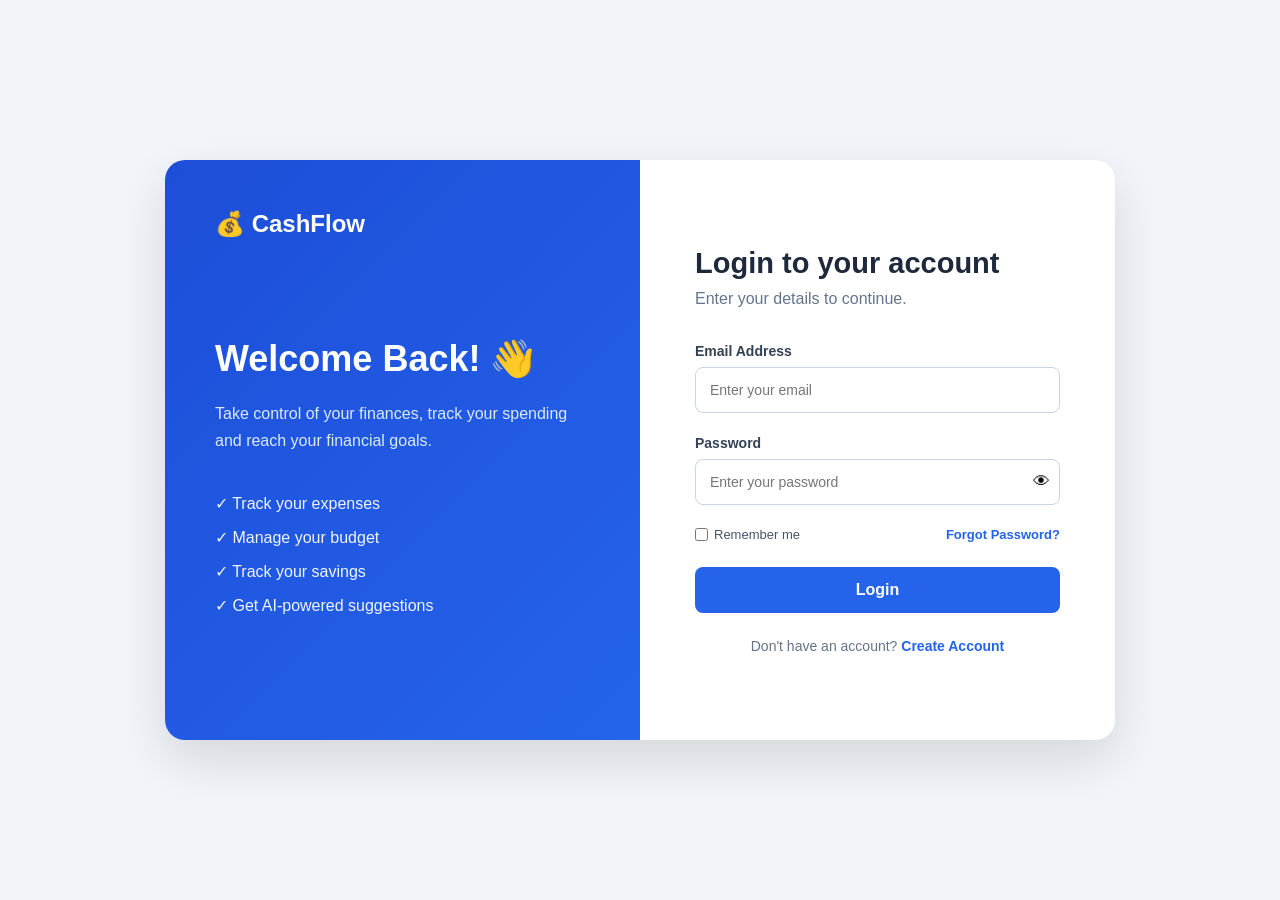
<file: login.html>
<!DOCTYPE html>
<html lang="en">

<head>

    <meta charset="UTF-8">

    <meta name="viewport"
          content="width=device-width, initial-scale=1.0">

    <title>Login | CashFlow</title>

    <link rel="stylesheet" href="css/login.css">

</head>


<body>

    <div class="login-container">

        <!-- LEFT SIDE -->

        <div class="login-left">

            <div class="logo">
                💰 CashFlow
            </div>

            <div class="welcome">

                <h1>
                    Welcome Back! 👋
                </h1>

                <p>
                    Take control of your finances,
                    track your spending and reach
                    your financial goals.
                </p>

            </div>


            <div class="features">

                <div>
                    ✓ Track your expenses
                </div>

                <div>
                    ✓ Manage your budget
                </div>

                <div>
                    ✓ Track your savings
                </div>

                <div>
                    ✓ Get AI-powered suggestions
                </div>

            </div>

        </div>


        <!-- RIGHT SIDE -->

        <div class="login-right">

            <h2>
                Login to your account
            </h2>

            <p class="subtitle">
                Enter your details to continue.
            </p>


            <form id="loginForm">


                <!-- EMAIL -->

                <div class="input-group">

                    <label for="email">
                        Email Address
                    </label>

                    <input
                        type="email"
                        id="email"
                        name="email"
                        placeholder="Enter your email"
                        required
                    >

                    <small id="emailError"></small>

                </div>


                <!-- PASSWORD -->

                <div class="input-group">

                    <label for="password">
                        Password
                    </label>

                    <div class="password-box">

                        <input
                            type="password"
                            id="password"
                            name="password"
                            placeholder="Enter your password"
                            required
                        >

                        <button
                            type="button"
                            id="showPassword">

                            👁

                        </button>

                    </div>

                    <small id="passwordError"></small>

                </div>


                <!-- OPTIONS -->

                <div class="login-options">

                    <label>

                        <input
                            type="checkbox"
                            id="rememberMe"
                        >

                        Remember me

                    </label>


                    <a href="#">
                        Forgot Password?
                    </a>

                </div>


                <!-- LOGIN BUTTON -->

                <button
                    type="submit"
                    class="login-button">

                    Login

                </button>
                </form>

<!-- REGISTER -->

<p class="register-text">

    Don't have an account?

    <a href="register.html">
        Create Account
    </a>

</p>
</div>

</div>

<script src="js/login.js"></script>

</body>

</html>
</file>
<file: css/login.css>
* {
    margin: 0;
    padding: 0;
    box-sizing: border-box;
}


body {

    font-family: Arial, sans-serif;

    min-height: 100vh;

    background: #f1f5f9;

    display: flex;

    justify-content: center;

    align-items: center;

}


.login-container {

    width: 950px;

    min-height: 580px;

    display: grid;

    grid-template-columns: 1fr 1fr;

    background: white;

    border-radius: 20px;

    overflow: hidden;

    box-shadow:
        0 20px 50px rgba(0, 0, 0, 0.12);

}


/* =========================
   LEFT SIDE
========================= */

.login-left {

    background:
        linear-gradient(
            135deg,
            #1d4ed8,
            #2563eb
        );

    color: white;

    padding: 50px;

}


.logo {

    font-size: 24px;

    font-weight: bold;

}


.welcome {

    margin-top: 100px;

}


.welcome h1 {

    font-size: 36px;

    margin-bottom: 20px;

}


.welcome p {

    color: #dbeafe;

    line-height: 1.7;

    font-size: 16px;

}


.features {

    margin-top: 40px;

}


.features div {

    margin-bottom: 15px;

    color: #eff6ff;

}


/* =========================
   RIGHT SIDE
========================= */

.login-right {

    padding: 55px;

    display: flex;

    flex-direction: column;

    justify-content: center;

}


.login-right h2 {

    font-size: 29px;

    color: #1e293b;

    margin-bottom: 10px;

}


.subtitle {

    color: #64748b;

    margin-bottom: 35px;

}


/* =========================
   INPUTS
========================= */

.input-group {

    margin-bottom: 22px;

}


.input-group label {

    display: block;

    font-size: 14px;

    font-weight: bold;

    color: #334155;

    margin-bottom: 8px;

}


.input-group input {

    width: 100%;

    padding: 14px;

    border: 1px solid #cbd5e1;

    border-radius: 8px;

    font-size: 14px;

    outline: none;

}


.input-group input:focus {

    border-color: #2563eb;

    box-shadow:
        0 0 0 3px #dbeafe;

}


/* =========================
   PASSWORD
========================= */

.password-box {

    position: relative;

}


.password-box input {

    padding-right: 50px;

}


.password-box button {

    position: absolute;

    right: 10px;

    top: 50%;

    transform: translateY(-50%);

    border: none;

    background: transparent;

    cursor: pointer;

    font-size: 17px;

}


/* =========================
   OPTIONS
========================= */

.login-options {

    display: flex;

    justify-content: space-between;

    align-items: center;

    font-size: 13px;

    margin-bottom: 25px;

}


.login-options label {

    display: flex;

    align-items: center;

    gap: 6px;

    color: #475569;

}


.login-options a {

    color: #2563eb;

    text-decoration: none;

    font-weight: bold;

}


/* =========================
   LOGIN BUTTON
========================= */

.login-button {

    width: 100%;

    padding: 14px;

    border: none;

    border-radius: 8px;

    background: #2563eb;

    color: white;

    font-size: 16px;

    font-weight: bold;

    cursor: pointer;

    transition: 0.3s;

}


.login-button:hover {

    background: #1d4ed8;

    transform: translateY(-2px);

}


/* =========================
   REGISTER
========================= */

.register-text {

    text-align: center;

    margin-top: 25px;

    color: #64748b;

    font-size: 14px;

}


.register-text a {

    color: #2563eb;

    font-weight: bold;

    text-decoration: none;

}


/* =========================
   BACK HOME
========================= */

.back-home {

    text-align: center;

    margin-top: 25px;

    color: #64748b;

    text-decoration: none;

    font-size: 14px;

}


/* =========================
   ERROR
========================= */

.input-group small {

    display: block;

    margin-top: 5px;

    color: #dc2626;

    font-size: 12px;

}


/* =========================
   MOBILE
========================= */

@media (max-width: 700px) {

    .login-container {

        width: 90%;

        grid-template-columns: 1fr;

    }


    .login-left {

        display: none;

    }


    .login-right {

        padding: 35px 25px;

    }

}
</file>
